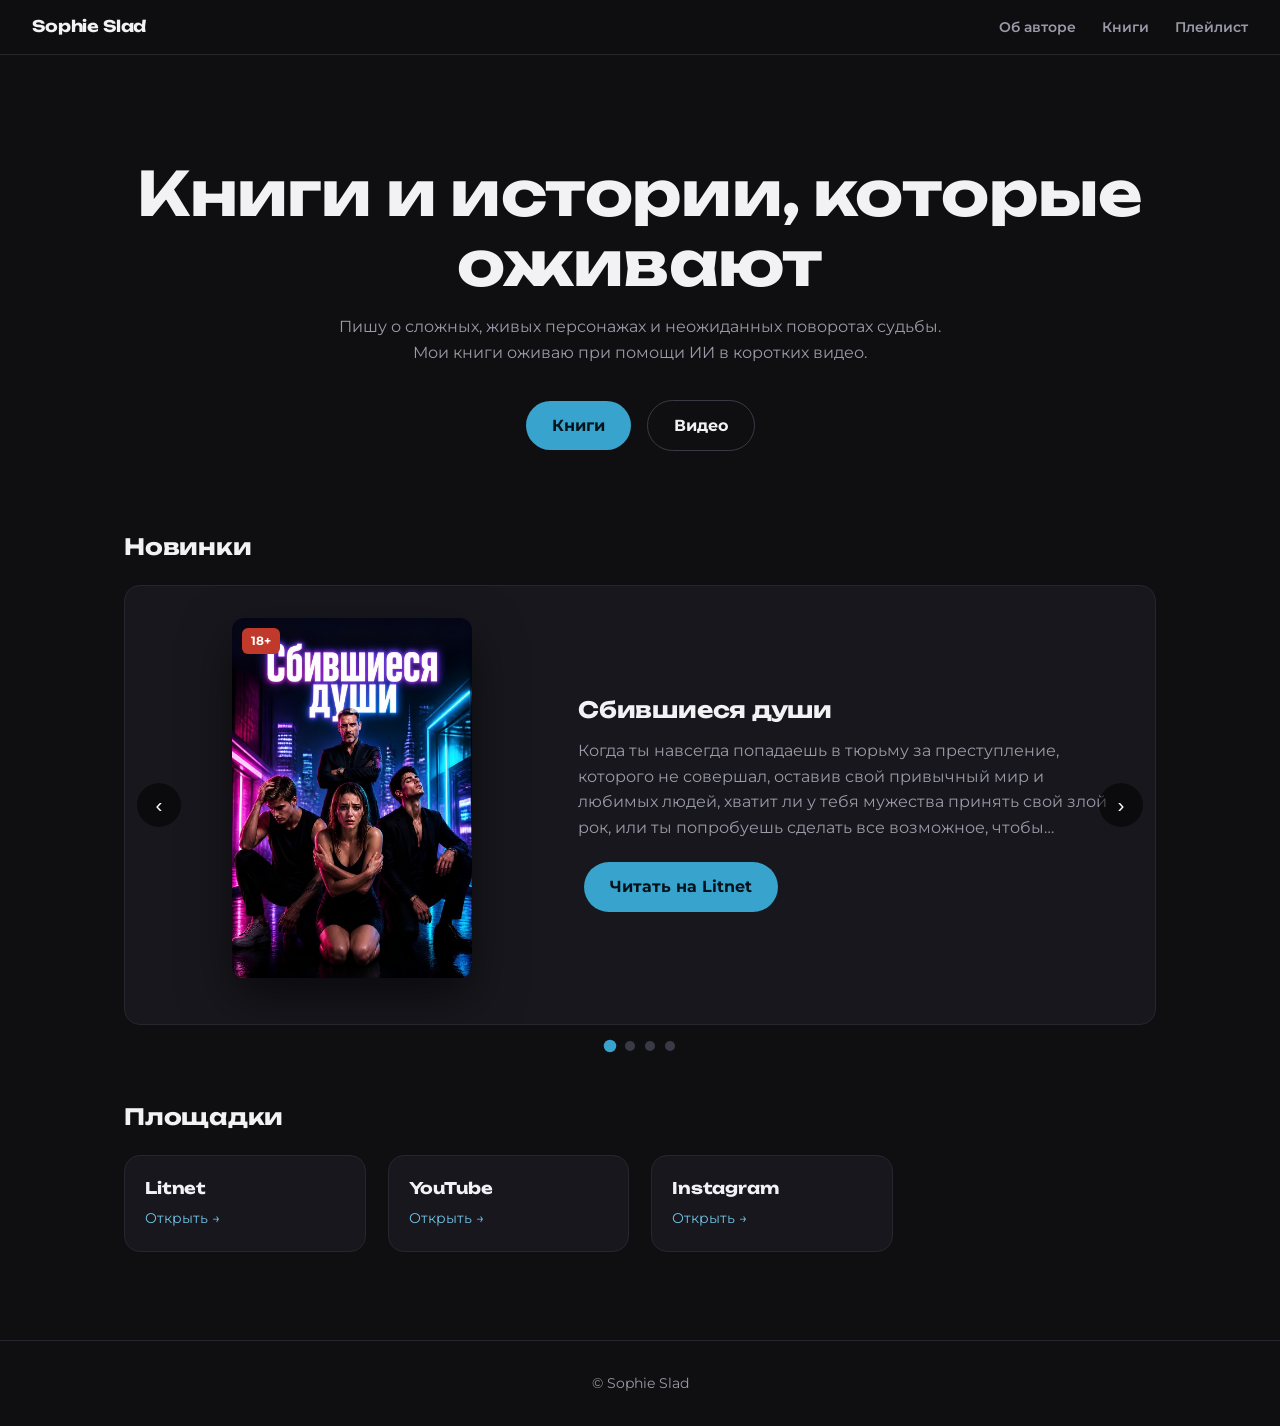
<file: index.html>
<!DOCTYPE html>
<html lang="ru">
<head>
  <meta charset="UTF-8">
  <meta name="viewport" content="width=device-width, initial-scale=1.0">
  <title>Sophie Slad: книги и нейроролики</title>
  <link rel="stylesheet" href="css/style.css">
</head>
<body data-page="home">
  <header>
    <a class="logo" href="index.html">Sophie Slad</a>
    <nav>
      <a href="about.html">Об авторе</a>
      <a href="books.html">Книги</a>
      <a href="playlist.html">Плейлист</a>
    </nav>
  </header>
  <main>
    <section class="hero">
      <h1>Книги и истории, которые оживают</h1>
      <p>Пишу о сложных, живых персонажах и неожиданных поворотах судьбы. Мои книги оживаю при помощи ИИ в коротких видео.</p>
      <a class="btn" href="books.html">Книги</a>
      <a class="btn ghost" href="playlist.html">Видео</a>
    </section>
    <section>
      <h2>Новинки</h2>
      <div class="slider" id="slider">
        <button class="arrow prev" aria-label="Назад">&#8249;</button>
        <div class="slides" id="slides"></div>
        <button class="arrow next" aria-label="Вперёд">&#8250;</button>
      </div>
      <div class="slider-ctrl" id="dots"></div>
    </section>
    <section>
      <h2>Площадки</h2>
      <div id="channels" class="grid"></div>
    </section>
  </main>
  <footer>© Sophie Slad</footer>
  <script src="js/main.js"></script>
</body>
</html>
</file>
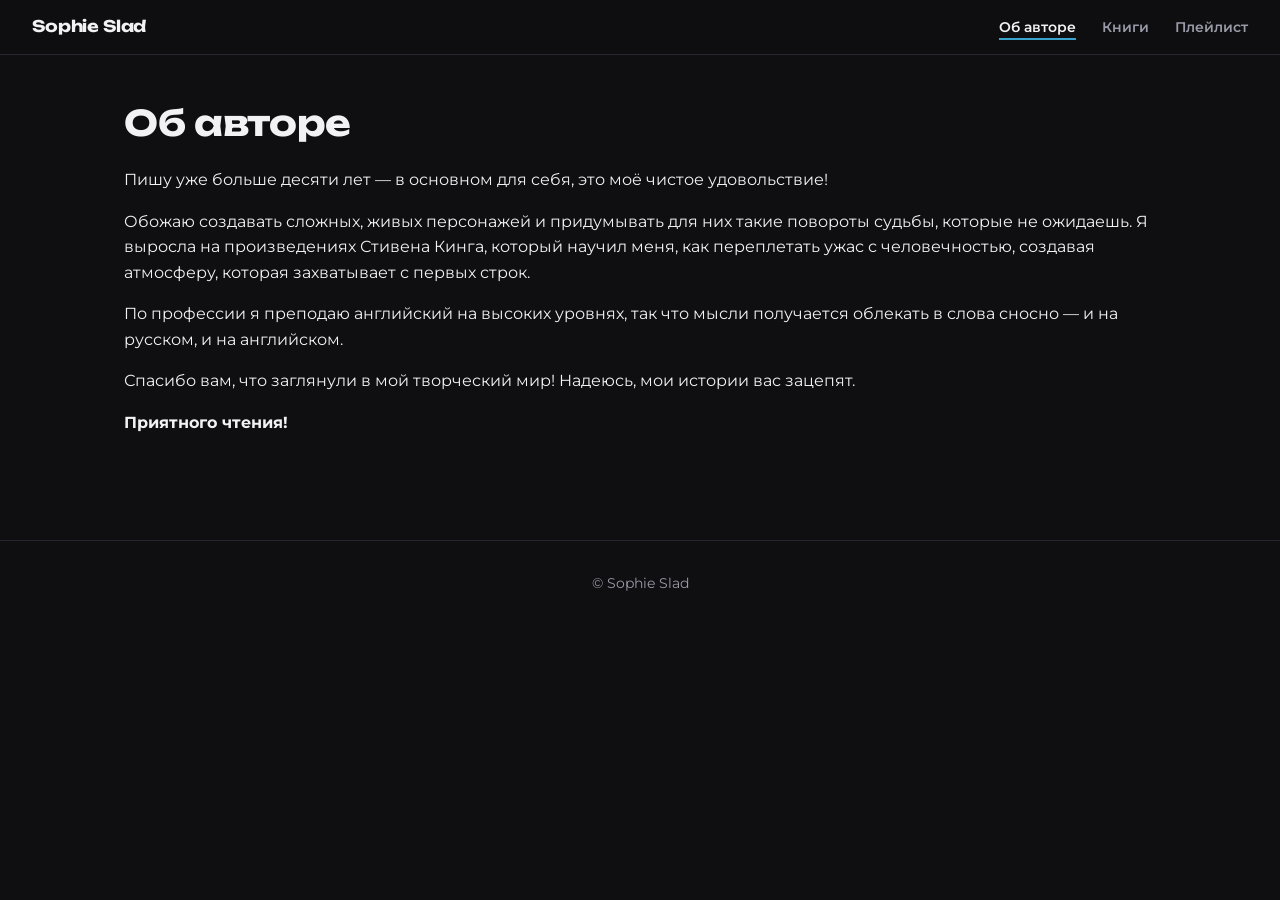
<file: about.html>
<!DOCTYPE html>
<html lang="ru">
<head>
  <meta charset="UTF-8">
  <meta name="viewport" content="width=device-width, initial-scale=1.0">
  <title>Об авторе: Sophie Slad</title>
  <link rel="stylesheet" href="css/style.css">
</head>
<body data-page="about">
  <header>
    <a class="logo" href="index.html">Sophie Slad</a>
    <nav>
      <a href="about.html">Об авторе</a>
      <a href="books.html">Книги</a>
      <a href="playlist.html">Плейлист</a>
    </nav>
  </header>
  <main>
    <h1>Об авторе</h1>
    <p>Пишу уже больше десяти лет — в основном для себя, это моё чистое удовольствие!</p>
    <p>Обожаю создавать сложных, живых персонажей и придумывать для них такие повороты судьбы, которые не ожидаешь. Я выросла на произведениях Стивена Кинга, который научил меня, как переплетать ужас с человечностью, создавая атмосферу, которая захватывает с первых строк.</p>
    <p>По профессии я преподаю английский на высоких уровнях, так что мысли получается облекать в слова сносно — и на русском, и на английском.</p>
    <p>Спасибо вам, что заглянули в мой творческий мир! Надеюсь, мои истории вас зацепят.</p>
    <p><strong>Приятного чтения!</strong></p>
  </main>
  <footer>© Sophie Slad</footer>
  <script src="js/main.js"></script>
</body>
</html>
</file>
<file: css/style.css>
@import url("https://fonts.googleapis.com/css2?family=Montserrat:wght@400;600;700&family=Unbounded:wght@500;700&display=swap");

:root {
  --bg: #0f0f12;
  --surface: #17171d;
  --surface2: #1f1f27;
  --line: #26262f;
  --text: #f2f2f5;
  --muted: #9a9aa8;
  --accent: #38a3cc;
  --accent-2: #6fc3e4;
  --danger: #c0392b;
  --radius: 16px;
}

* { box-sizing: border-box; }

body {
  margin: 0;
  font-family: "Montserrat", sans-serif;
  background: var(--bg);
  color: var(--text);
  line-height: 1.6;
}

h1, h2, h3, .logo { font-family: "Unbounded", sans-serif; letter-spacing: -0.01em; }

header {
  position: sticky;
  top: 0;
  z-index: 10;
  display: flex;
  flex-wrap: wrap;
  gap: 12px;
  justify-content: space-between;
  align-items: center;
  padding: 14px 32px;
  background: rgba(15, 15, 18, 0.82);
  backdrop-filter: blur(10px);
  border-bottom: 1px solid var(--line);
}

.logo { font-weight: 700; color: var(--text); text-decoration: none; font-size: 1rem; }

nav a {
  position: relative;
  margin-left: 22px;
  color: var(--muted);
  text-decoration: none;
  font-weight: 600;
  font-size: 0.9rem;
  transition: color 0.25s;
}

nav a::after {
  content: "";
  position: absolute;
  left: 0;
  bottom: -4px;
  width: 0;
  height: 2px;
  background: var(--accent);
  transition: width 0.3s;
}

nav a:hover, nav a[aria-current="page"] { color: var(--text); }
nav a:hover::after, nav a[aria-current="page"]::after { width: 100%; }

main { max-width: 1080px; margin: 0 auto; padding: 40px 24px; }

h1 { font-size: 2.2rem; margin: 0 0 16px; }
h2 { font-size: 1.4rem; margin: 48px 0 20px; }

.hero { padding: 64px 0 24px; text-align: center; }
.hero h1 { font-size: clamp(2rem, 5vw, 3.8rem); line-height: 1.15; }
.hero p { color: var(--muted); max-width: 620px; margin: 0 auto 28px; }

.btn {
  display: inline-block;
  margin: 6px;
  padding: 12px 26px;
  border-radius: 999px;
  background: var(--accent);
  color: #06131a;
  font-weight: 700;
  text-decoration: none;
  transition: transform 0.25s, background 0.25s, border-color 0.25s;
}

.btn:hover { background: var(--accent-2); transform: translateY(-2px); }
.btn.ghost { background: transparent; color: var(--text); border: 1px solid #3a3a46; }
.btn.ghost:hover { border-color: var(--accent); }

.slider {
  position: relative;
  overflow: hidden;
  border-radius: var(--radius);
  background: var(--surface);
  border: 1px solid var(--line);
}

.slides { display: flex; transition: transform 0.7s cubic-bezier(0.22, 0.8, 0.3, 1); }

.slide {
  min-width: 100%;
  display: grid;
  grid-template-columns: minmax(0, 1fr) minmax(0, 1.4fr);
  align-items: center;
  gap: 32px;
  padding: 32px;
}

.slide .cover-wrap { max-width: 240px; justify-self: center; width: 100%; }
.slide img { width: 100%; aspect-ratio: 2 / 3; object-fit: cover; border-radius: 12px; box-shadow: 0 20px 50px rgba(0, 0, 0, 0.5); display: block; }
.slide h3 { font-size: 1.4rem; margin: 0 0 10px; }
.slide p {
  color: var(--muted);
  margin: 0 0 16px;
  display: -webkit-box;
  -webkit-line-clamp: 4;
  -webkit-box-orient: vertical;
  overflow: hidden;
}

.slider-ctrl { display: flex; justify-content: center; gap: 10px; padding: 16px 0 0; }

.dot {
  width: 10px;
  height: 10px;
  border-radius: 50%;
  border: 0;
  padding: 0;
  background: #3a3a46;
  cursor: pointer;
  transition: background 0.3s, transform 0.3s;
}

.dot.active { background: var(--accent); transform: scale(1.25); }

.arrow {
  position: absolute;
  top: 50%;
  transform: translateY(-50%);
  width: 44px;
  height: 44px;
  border-radius: 50%;
  border: 0;
  background: rgba(0, 0, 0, 0.5);
  color: #fff;
  font-size: 1.3rem;
  cursor: pointer;
  z-index: 2;
  transition: background 0.25s;
}

.arrow:hover { background: var(--accent); }
.arrow.prev { left: 12px; }
.arrow.next { right: 12px; }

.grid { display: grid; grid-template-columns: repeat(auto-fill, minmax(230px, 1fr)); gap: 22px; }

.card {
  position: relative;
  background: var(--surface);
  border: 1px solid var(--line);
  border-radius: var(--radius);
  padding: 20px;
  transition: transform 0.35s, border-color 0.35s, box-shadow 0.35s;
}

.card:hover { transform: translateY(-4px); border-color: #38384a; box-shadow: 0 14px 34px rgba(0, 0, 0, 0.4); }
.card h3 { margin: 0 0 6px; font-size: 1rem; }
.card p { color: var(--muted); font-size: 0.9rem; }

.channel-card { display: block; text-decoration: none; color: inherit; }
.channel-card p { color: var(--accent-2); margin: 0; }

.cover-wrap { position: relative; margin-bottom: 14px; }
.book-card .cover { width: 100%; aspect-ratio: 2 / 3; object-fit: cover; border-radius: 12px; display: block; transition: transform 0.5s; }
.book-card:hover .cover { transform: scale(1.03); }

.badge-18 {
  position: absolute;
  top: 10px;
  left: 10px;
  background: var(--danger);
  color: #fff;
  font-weight: 700;
  font-size: 0.72rem;
  padding: 4px 9px;
  border-radius: 6px;
}

.meta { color: var(--muted); font-size: 0.82rem; margin: 0 0 8px; }

.tags { display: flex; flex-wrap: wrap; gap: 6px; margin-bottom: 12px; }
.tag { font-size: 0.72rem; background: var(--surface2); color: var(--accent-2); padding: 3px 10px; border-radius: 999px; }

.video-card iframe { width: 100%; aspect-ratio: 9 / 16; border: 0; border-radius: 12px; }
.playlist-card { grid-column: 1 / -1; }
.playlist-card iframe { aspect-ratio: 16 / 9; }

.empty { color: var(--muted); font-style: italic; }

footer {
  text-align: center;
  padding: 32px;
  margin-top: 48px;
  color: var(--muted);
  font-size: 0.85rem;
  border-top: 1px solid var(--line);
}

.reveal { opacity: 0; translate: 0 24px; transition: opacity 0.8s ease, translate 0.8s ease; }
.reveal.in { opacity: 1; translate: 0 0; }

@media (max-width: 760px) {
  header { padding: 12px 16px; }
  nav a { margin-left: 12px; }
  main { padding: 28px 16px; }
  h1 { font-size: 1.8rem; }
  .slide { grid-template-columns: 1fr; text-align: center; padding: 24px 20px 56px; }
  .slide .cover-wrap { max-width: 170px; }
  .slide p { -webkit-line-clamp: 3; }
  .arrow { top: auto; bottom: 8px; transform: none; }
}

@media (prefers-reduced-motion: reduce) {
  *, *::before, *::after { transition: none !important; animation: none !important; }
  .reveal { opacity: 1; translate: none; }
}
</file>
